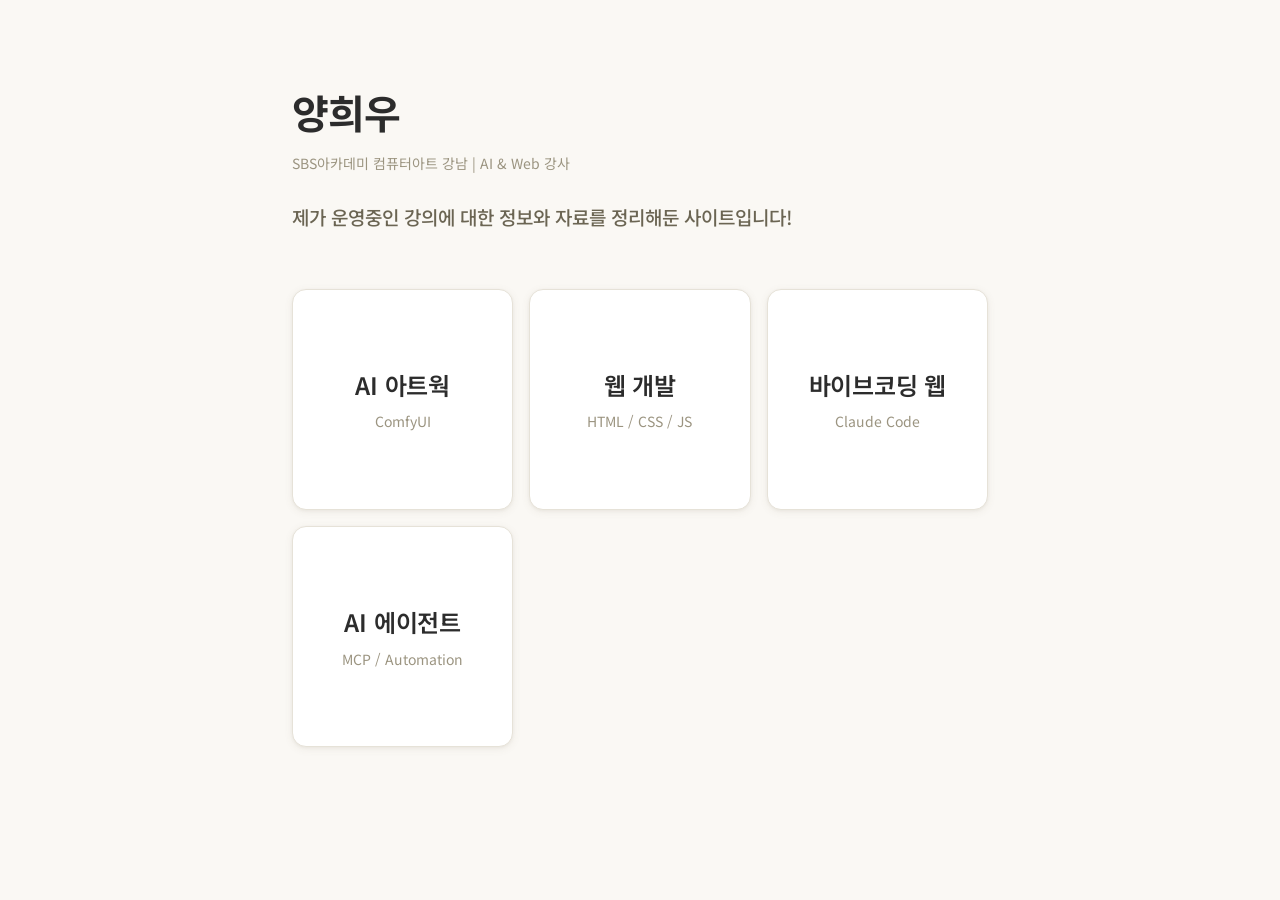
<file: index.html>
<!DOCTYPE html>
<html lang="ko">
<head>
    <meta charset="UTF-8">
    <meta name="viewport" content="width=device-width, initial-scale=1.0">
    <title>양희우 강사</title>
    <link rel="preconnect" href="https://fonts.googleapis.com">
    <link rel="preconnect" href="https://fonts.gstatic.com" crossorigin>
    <link href="https://fonts.googleapis.com/css2?family=Noto+Sans+KR:wght@400;500;700&display=swap" rel="stylesheet">
    <link rel="stylesheet" href="style.css">
</head>
<body>

<div class="container">
    <!-- Header -->
    <header class="header">
        <h1>양희우</h1>
        <p class="header-subtitle">SBS아카데미 컴퓨터아트 강남 | AI & Web 강사</p>
        <p class="header-desc">제가 운영중인 강의에 대한 정보와 자료를 정리해둔 사이트입니다!</p>
    </header>

    <!-- Lecture Cards Grid -->
    <section class="lectures">
        <div class="card-grid">

            <a href="ai-artwork/" class="card">
                <div class="card-content">
                    <h3>AI 아트웍</h3>
                    <p class="card-sub">ComfyUI</p>
                </div>
            </a>

            <a href="web/" class="card">
                <div class="card-content">
                    <h3>웹 개발</h3>
                    <p class="card-sub">HTML / CSS / JS</p>
                </div>
            </a>

            <a href="vibe-coding/" class="card">
                <div class="card-content">
                    <h3>바이브코딩 웹</h3>
                    <p class="card-sub">Claude Code</p>
                </div>
            </a>

            <a href="ai-agent/" class="card">
                <div class="card-content">
                    <h3>AI 에이전트</h3>
                    <p class="card-sub">MCP / Automation</p>
                </div>
            </a>

        </div>
    </section>
</div>

</body>
</html>
</file>
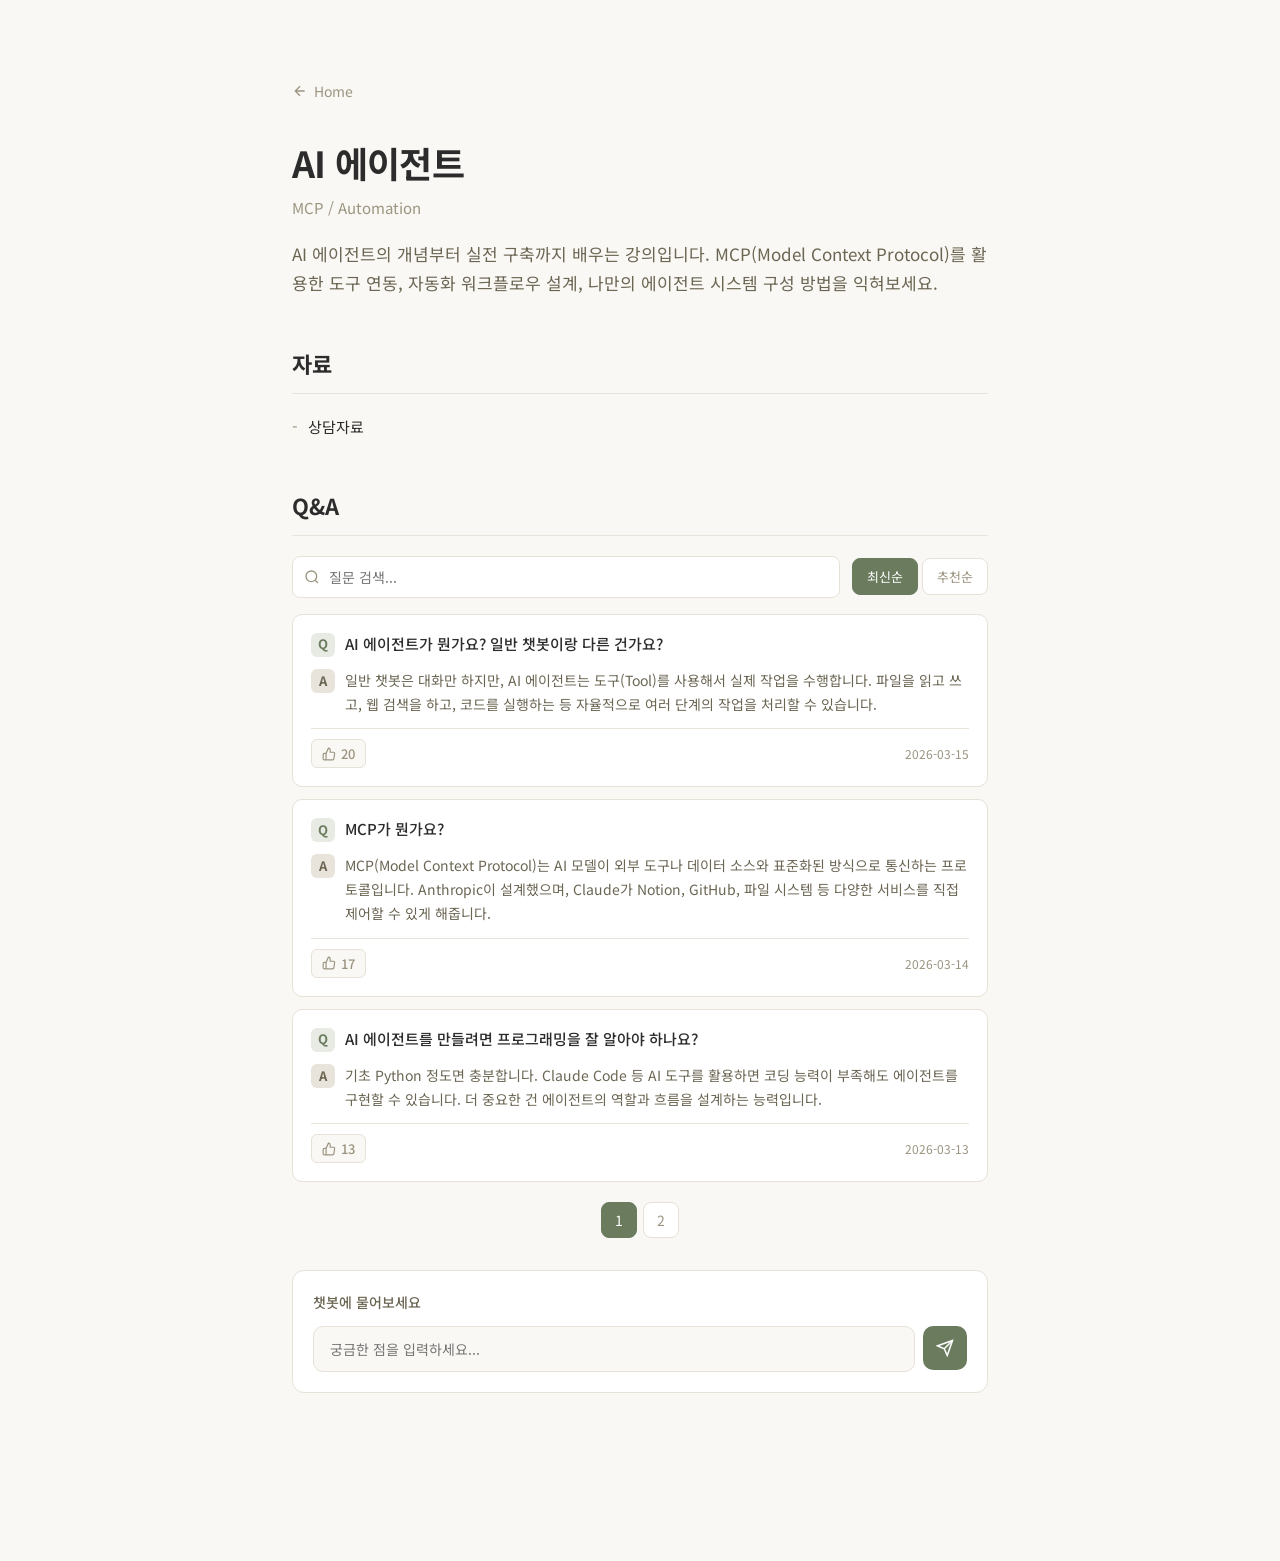
<file: ai-agent/index.html>
<!DOCTYPE html>
<html lang="ko">
<head>
    <meta charset="UTF-8">
    <meta name="viewport" content="width=device-width, initial-scale=1.0">
    <title>AI 에이전트 - 양희우 강사</title>
    <link rel="preconnect" href="https://fonts.googleapis.com">
    <link rel="preconnect" href="https://fonts.gstatic.com" crossorigin>
    <link href="https://fonts.googleapis.com/css2?family=Noto+Sans+KR:wght@400;500;700&display=swap" rel="stylesheet">
    <link rel="stylesheet" href="../style.css">
</head>
<body>

<div class="container">
    <!-- Back Link -->
    <a href="../" class="back-link">
        <svg width="16" height="16" viewBox="0 0 24 24" fill="none" stroke="currentColor" stroke-width="2"><path d="M19 12H5M12 19l-7-7 7-7"/></svg>
        Home
    </a>

    <!-- Header -->
    <header class="lecture-header">
        <h1>AI 에이전트</h1>
        <p class="lecture-sub">MCP / Automation</p>
        <p class="lecture-desc">AI 에이전트의 개념부터 실전 구축까지 배우는 강의입니다. MCP(Model Context Protocol)를 활용한 도구 연동, 자동화 워크플로우 설계, 나만의 에이전트 시스템 구성 방법을 익혀보세요.</p>
    </header>

    <!-- Materials Section -->
    <section class="section">
        <h2 class="section-title">자료</h2>
        <ul class="material-text-list">
            <li><a href="#">상담자료</a></li>
        </ul>
    </section>

    <!-- QnA Section -->
    <section class="section">
        <h2 class="section-title">Q&A</h2>

        <!-- Search & Sort -->
        <div class="qna-toolbar">
            <div class="qna-search">
                <svg class="qna-search-icon" width="16" height="16" viewBox="0 0 24 24" fill="none" stroke="currentColor" stroke-width="2"><circle cx="11" cy="11" r="8"/><path d="M21 21l-4.35-4.35"/></svg>
                <input type="text" class="qna-search-input" placeholder="질문 검색..." id="qnaSearch">
            </div>
            <div class="qna-sort">
                <button class="qna-sort-btn active" data-sort="latest">최신순</button>
                <button class="qna-sort-btn" data-sort="likes">추천순</button>
            </div>
        </div>

        <!-- QnA List (loaded from JSON) -->
        <div class="qna-list" id="qnaList"></div>

        <!-- Pagination -->
        <div class="qna-pagination" id="qnaPagination"></div>

        <!-- Chatbot -->
        <div class="chatbot-section">
            <p class="chatbot-label">챗봇에 물어보세요</p>
            <div class="chatbot-input-wrap">
                <input type="text" class="chatbot-input" placeholder="궁금한 점을 입력하세요..." id="chatbotInput">
                <button class="chatbot-send" id="chatbotSend">
                    <svg width="18" height="18" viewBox="0 0 24 24" fill="none" stroke="currentColor" stroke-width="2"><path d="M22 2L11 13"/><path d="M22 2l-7 20-4-9-9-4 20-7z"/></svg>
                </button>
            </div>
        </div>
    </section>
</div>

<script>
(function() {
    var PER_PAGE = 3;
    var currentPage = 1;
    var currentSort = 'latest';
    var allData = [];
    var filtered = [];

    var list = document.getElementById('qnaList');
    var pagination = document.getElementById('qnaPagination');
    var searchInput = document.getElementById('qnaSearch');

    fetch('../data/qna-ai-agent.json')
        .then(function(res) { return res.json(); })
        .then(function(data) {
            allData = data;
            filterAndSort();
        })
        .catch(function(err) {
            list.innerHTML = '<p style="color: var(--text-muted); font-size: 14px;">Q&A 데이터를 불러올 수 없습니다.</p>';
        });

    function renderItem(item) {
        return '<div class="qna-item-open" data-id="' + item.id + '">' +
            '<div class="qna-q">' +
                '<span class="qna-badge">Q</span>' +
                '<span class="qna-question-text">' + item.question + '</span>' +
            '</div>' +
            '<div class="qna-a">' +
                '<span class="qna-badge qna-badge-a">A</span>' +
                '<span>' + item.answer + '</span>' +
            '</div>' +
            '<div class="qna-footer">' +
                '<button class="qna-like-btn" data-id="' + item.id + '">' +
                    '<svg width="14" height="14" viewBox="0 0 24 24" fill="none" stroke="currentColor" stroke-width="2"><path d="M14 9V5a3 3 0 0 0-3-3l-4 9v11h11.28a2 2 0 0 0 2-1.7l1.38-9a2 2 0 0 0-2-2.3H14zM7 22H4a2 2 0 0 1-2-2v-7a2 2 0 0 1 2-2h3"/></svg>' +
                    '<span class="like-count">' + item.likes + '</span>' +
                '</button>' +
                '<span class="qna-date">' + item.date + '</span>' +
            '</div>' +
        '</div>';
    }

    function filterAndSort() {
        var query = searchInput.value.toLowerCase();
        filtered = allData.filter(function(item) {
            return item.question.toLowerCase().indexOf(query) !== -1 ||
                   item.answer.toLowerCase().indexOf(query) !== -1;
        });

        if (currentSort === 'likes') {
            filtered.sort(function(a, b) { return b.likes - a.likes; });
        } else {
            filtered.sort(function(a, b) { return b.date.localeCompare(a.date); });
        }

        currentPage = 1;
        render();
    }

    function render() {
        var totalPages = Math.ceil(filtered.length / PER_PAGE);
        var start = (currentPage - 1) * PER_PAGE;
        var pageItems = filtered.slice(start, start + PER_PAGE);

        list.innerHTML = pageItems.map(renderItem).join('');

        var html = '';
        for (var p = 1; p <= totalPages; p++) {
            html += '<button class="page-btn' + (p === currentPage ? ' active' : '') + '" data-page="' + p + '">' + p + '</button>';
        }
        pagination.innerHTML = html;
    }

    searchInput.addEventListener('input', filterAndSort);

    document.querySelectorAll('.qna-sort-btn').forEach(function(btn) {
        btn.addEventListener('click', function() {
            document.querySelectorAll('.qna-sort-btn').forEach(function(b) { b.classList.remove('active'); });
            btn.classList.add('active');
            currentSort = btn.dataset.sort;
            filterAndSort();
        });
    });

    pagination.addEventListener('click', function(e) {
        if (e.target.classList.contains('page-btn')) {
            currentPage = parseInt(e.target.dataset.page);
            render();
        }
    });

    list.addEventListener('click', function(e) {
        var btn = e.target.closest('.qna-like-btn');
        if (!btn) return;
        var id = parseInt(btn.dataset.id);
        var item = allData.find(function(d) { return d.id === id; });
        if (item) {
            item.likes++;
            var countEl = btn.querySelector('.like-count');
            countEl.textContent = item.likes;
            btn.classList.add('liked');
        }
    });
})();
</script>

</body>
</html>
</file>
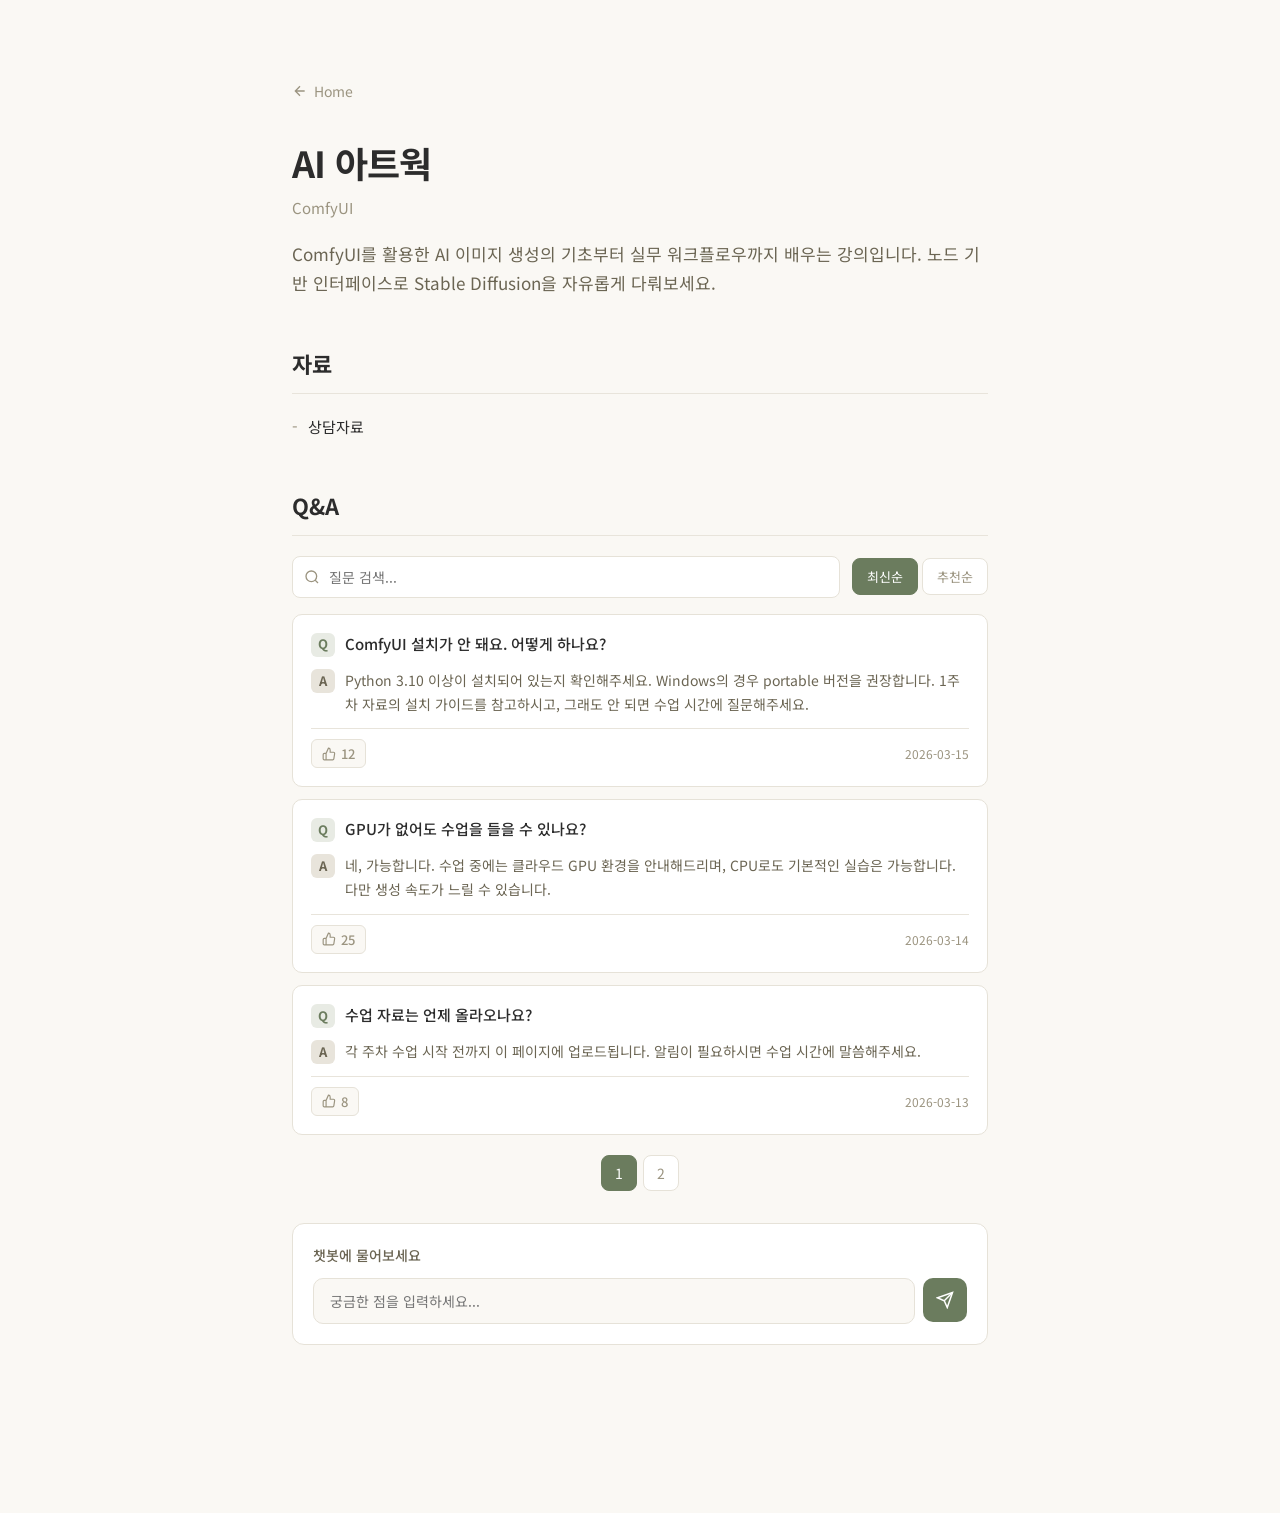
<file: ai-artwork/index.html>
<!DOCTYPE html>
<html lang="ko">
<head>
    <meta charset="UTF-8">
    <meta name="viewport" content="width=device-width, initial-scale=1.0">
    <title>AI 아트웍 - 양희우 강사</title>
    <link rel="preconnect" href="https://fonts.googleapis.com">
    <link rel="preconnect" href="https://fonts.gstatic.com" crossorigin>
    <link href="https://fonts.googleapis.com/css2?family=Noto+Sans+KR:wght@400;500;700&display=swap" rel="stylesheet">
    <link rel="stylesheet" href="../style.css">
</head>
<body>

<div class="container">
    <!-- Back Link -->
    <a href="../" class="back-link">
        <svg width="16" height="16" viewBox="0 0 24 24" fill="none" stroke="currentColor" stroke-width="2"><path d="M19 12H5M12 19l-7-7 7-7"/></svg>
        Home
    </a>

    <!-- Header -->
    <header class="lecture-header">
        <h1>AI 아트웍</h1>
        <p class="lecture-sub">ComfyUI</p>
        <p class="lecture-desc">ComfyUI를 활용한 AI 이미지 생성의 기초부터 실무 워크플로우까지 배우는 강의입니다. 노드 기반 인터페이스로 Stable Diffusion을 자유롭게 다뤄보세요.</p>
    </header>

    <!-- Materials Section -->
    <section class="section">
        <h2 class="section-title">자료</h2>
        <ul class="material-text-list">
            <li><a href="#">상담자료</a></li>
        </ul>
    </section>

    <!-- QnA Section -->
    <section class="section">
        <h2 class="section-title">Q&A</h2>

        <!-- Search & Sort -->
        <div class="qna-toolbar">
            <div class="qna-search">
                <svg class="qna-search-icon" width="16" height="16" viewBox="0 0 24 24" fill="none" stroke="currentColor" stroke-width="2"><circle cx="11" cy="11" r="8"/><path d="M21 21l-4.35-4.35"/></svg>
                <input type="text" class="qna-search-input" placeholder="질문 검색..." id="qnaSearch">
            </div>
            <div class="qna-sort">
                <button class="qna-sort-btn active" data-sort="latest">최신순</button>
                <button class="qna-sort-btn" data-sort="likes">추천순</button>
            </div>
        </div>

        <!-- QnA List (loaded from JSON) -->
        <div class="qna-list" id="qnaList"></div>

        <!-- Pagination -->
        <div class="qna-pagination" id="qnaPagination"></div>

        <!-- Chatbot -->
        <div class="chatbot-section">
            <p class="chatbot-label">챗봇에 물어보세요</p>
            <div class="chatbot-input-wrap">
                <input type="text" class="chatbot-input" placeholder="궁금한 점을 입력하세요..." id="chatbotInput">
                <button class="chatbot-send" id="chatbotSend">
                    <svg width="18" height="18" viewBox="0 0 24 24" fill="none" stroke="currentColor" stroke-width="2"><path d="M22 2L11 13"/><path d="M22 2l-7 20-4-9-9-4 20-7z"/></svg>
                </button>
            </div>
        </div>
    </section>
</div>

<script>
(function() {
    var PER_PAGE = 3;
    var currentPage = 1;
    var currentSort = 'latest';
    var allData = [];
    var filtered = [];

    var list = document.getElementById('qnaList');
    var pagination = document.getElementById('qnaPagination');
    var searchInput = document.getElementById('qnaSearch');

    // Fetch QnA data from JSON
    fetch('../data/qna-ai-artwork.json')
        .then(function(res) { return res.json(); })
        .then(function(data) {
            allData = data;
            filterAndSort();
        })
        .catch(function(err) {
            list.innerHTML = '<p style="color: var(--text-muted); font-size: 14px;">Q&A 데이터를 불러올 수 없습니다.</p>';
        });

    function renderItem(item) {
        return '<div class="qna-item-open" data-id="' + item.id + '">' +
            '<div class="qna-q">' +
                '<span class="qna-badge">Q</span>' +
                '<span class="qna-question-text">' + item.question + '</span>' +
            '</div>' +
            '<div class="qna-a">' +
                '<span class="qna-badge qna-badge-a">A</span>' +
                '<span>' + item.answer + '</span>' +
            '</div>' +
            '<div class="qna-footer">' +
                '<button class="qna-like-btn" data-id="' + item.id + '">' +
                    '<svg width="14" height="14" viewBox="0 0 24 24" fill="none" stroke="currentColor" stroke-width="2"><path d="M14 9V5a3 3 0 0 0-3-3l-4 9v11h11.28a2 2 0 0 0 2-1.7l1.38-9a2 2 0 0 0-2-2.3H14zM7 22H4a2 2 0 0 1-2-2v-7a2 2 0 0 1 2-2h3"/></svg>' +
                    '<span class="like-count">' + item.likes + '</span>' +
                '</button>' +
                '<span class="qna-date">' + item.date + '</span>' +
            '</div>' +
        '</div>';
    }

    function filterAndSort() {
        var query = searchInput.value.toLowerCase();
        filtered = allData.filter(function(item) {
            return item.question.toLowerCase().indexOf(query) !== -1 ||
                   item.answer.toLowerCase().indexOf(query) !== -1;
        });

        if (currentSort === 'likes') {
            filtered.sort(function(a, b) { return b.likes - a.likes; });
        } else {
            filtered.sort(function(a, b) { return b.date.localeCompare(a.date); });
        }

        currentPage = 1;
        render();
    }

    function render() {
        var totalPages = Math.ceil(filtered.length / PER_PAGE);
        var start = (currentPage - 1) * PER_PAGE;
        var pageItems = filtered.slice(start, start + PER_PAGE);

        list.innerHTML = pageItems.map(renderItem).join('');

        var html = '';
        for (var p = 1; p <= totalPages; p++) {
            html += '<button class="page-btn' + (p === currentPage ? ' active' : '') + '" data-page="' + p + '">' + p + '</button>';
        }
        pagination.innerHTML = html;
    }

    searchInput.addEventListener('input', filterAndSort);

    document.querySelectorAll('.qna-sort-btn').forEach(function(btn) {
        btn.addEventListener('click', function() {
            document.querySelectorAll('.qna-sort-btn').forEach(function(b) { b.classList.remove('active'); });
            btn.classList.add('active');
            currentSort = btn.dataset.sort;
            filterAndSort();
        });
    });

    pagination.addEventListener('click', function(e) {
        if (e.target.classList.contains('page-btn')) {
            currentPage = parseInt(e.target.dataset.page);
            render();
        }
    });

    // Like button handler
    list.addEventListener('click', function(e) {
        var btn = e.target.closest('.qna-like-btn');
        if (!btn) return;
        var id = parseInt(btn.dataset.id);
        var item = allData.find(function(d) { return d.id === id; });
        if (item) {
            item.likes++;
            var countEl = btn.querySelector('.like-count');
            countEl.textContent = item.likes;
            btn.classList.add('liked');
        }
    });
})();
</script>

</body>
</html>
</file>
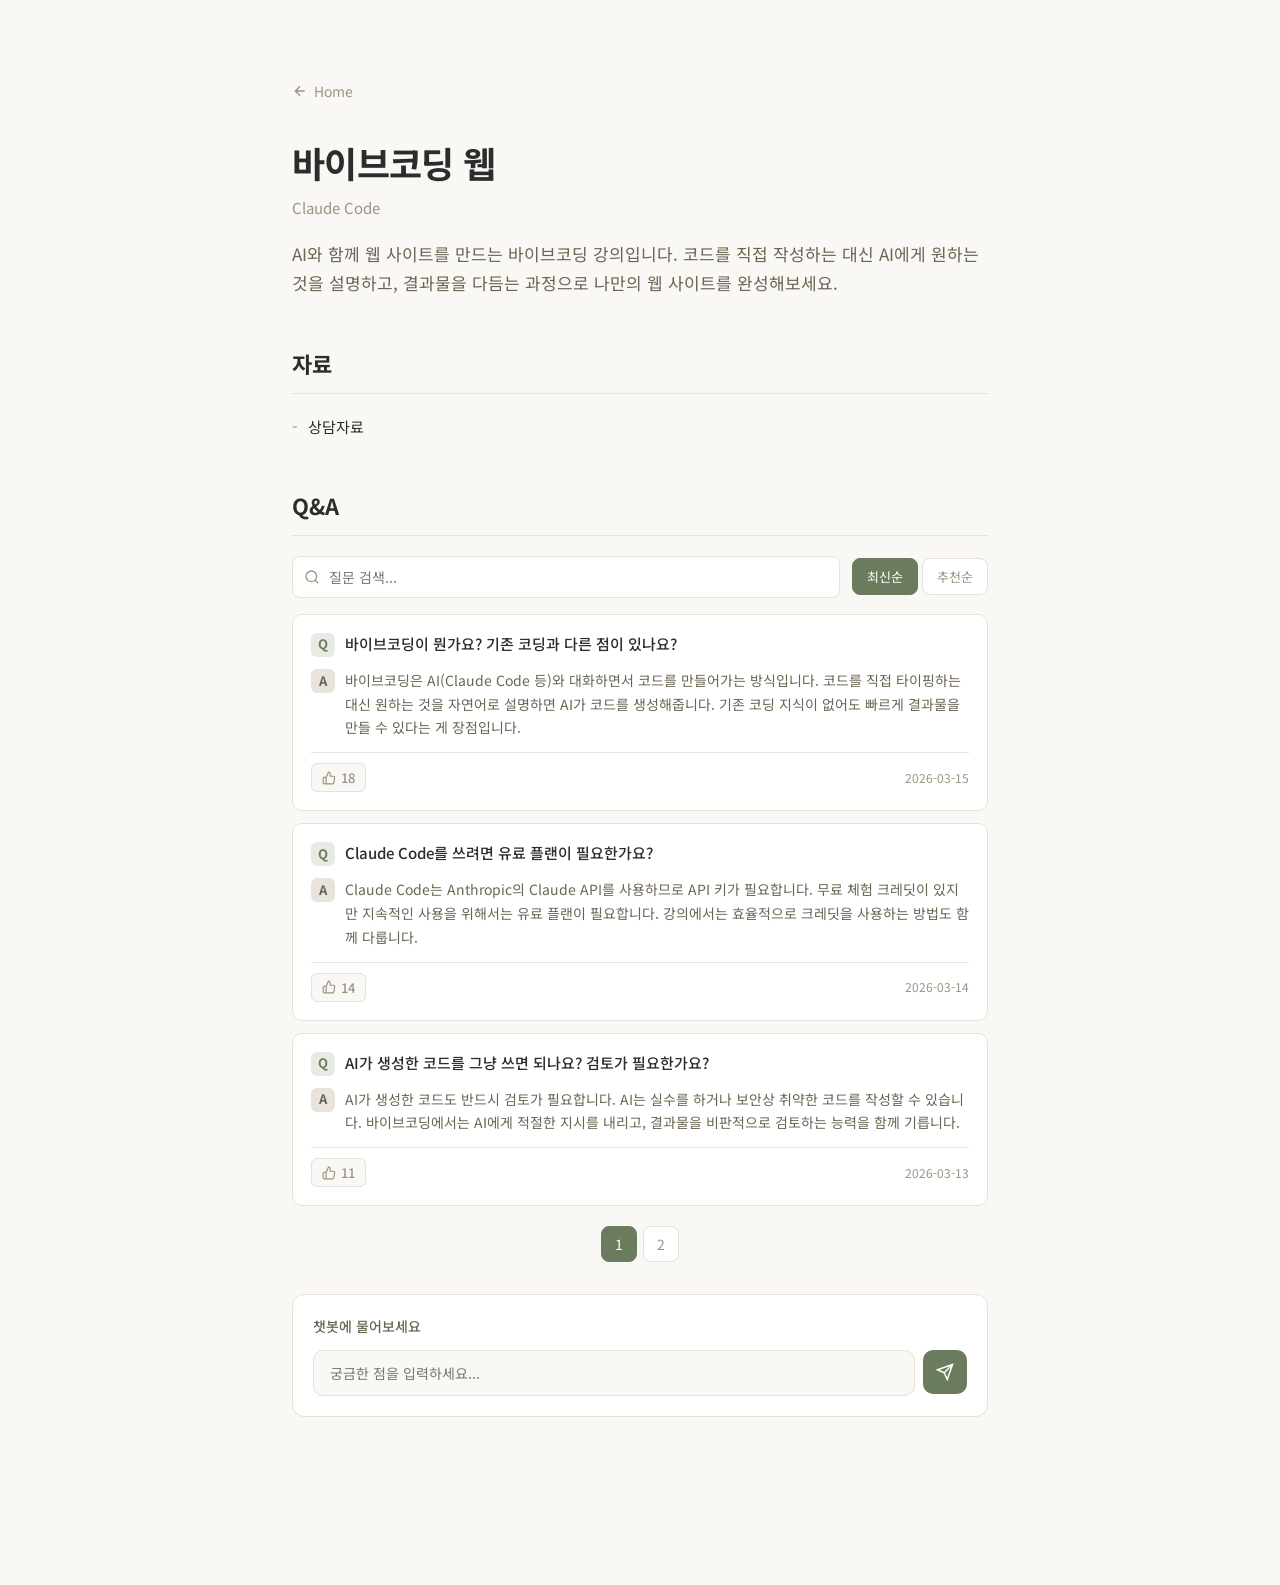
<file: vibe-coding/index.html>
<!DOCTYPE html>
<html lang="ko">
<head>
    <meta charset="UTF-8">
    <meta name="viewport" content="width=device-width, initial-scale=1.0">
    <title>바이브코딩 웹 - 양희우 강사</title>
    <link rel="preconnect" href="https://fonts.googleapis.com">
    <link rel="preconnect" href="https://fonts.gstatic.com" crossorigin>
    <link href="https://fonts.googleapis.com/css2?family=Noto+Sans+KR:wght@400;500;700&display=swap" rel="stylesheet">
    <link rel="stylesheet" href="../style.css">
</head>
<body>

<div class="container">
    <!-- Back Link -->
    <a href="../" class="back-link">
        <svg width="16" height="16" viewBox="0 0 24 24" fill="none" stroke="currentColor" stroke-width="2"><path d="M19 12H5M12 19l-7-7 7-7"/></svg>
        Home
    </a>

    <!-- Header -->
    <header class="lecture-header">
        <h1>바이브코딩 웹</h1>
        <p class="lecture-sub">Claude Code</p>
        <p class="lecture-desc">AI와 함께 웹 사이트를 만드는 바이브코딩 강의입니다. 코드를 직접 작성하는 대신 AI에게 원하는 것을 설명하고, 결과물을 다듬는 과정으로 나만의 웹 사이트를 완성해보세요.</p>
    </header>

    <!-- Materials Section -->
    <section class="section">
        <h2 class="section-title">자료</h2>
        <ul class="material-text-list">
            <li><a href="#">상담자료</a></li>
        </ul>
    </section>

    <!-- QnA Section -->
    <section class="section">
        <h2 class="section-title">Q&A</h2>

        <!-- Search & Sort -->
        <div class="qna-toolbar">
            <div class="qna-search">
                <svg class="qna-search-icon" width="16" height="16" viewBox="0 0 24 24" fill="none" stroke="currentColor" stroke-width="2"><circle cx="11" cy="11" r="8"/><path d="M21 21l-4.35-4.35"/></svg>
                <input type="text" class="qna-search-input" placeholder="질문 검색..." id="qnaSearch">
            </div>
            <div class="qna-sort">
                <button class="qna-sort-btn active" data-sort="latest">최신순</button>
                <button class="qna-sort-btn" data-sort="likes">추천순</button>
            </div>
        </div>

        <!-- QnA List (loaded from JSON) -->
        <div class="qna-list" id="qnaList"></div>

        <!-- Pagination -->
        <div class="qna-pagination" id="qnaPagination"></div>

        <!-- Chatbot -->
        <div class="chatbot-section">
            <p class="chatbot-label">챗봇에 물어보세요</p>
            <div class="chatbot-input-wrap">
                <input type="text" class="chatbot-input" placeholder="궁금한 점을 입력하세요..." id="chatbotInput">
                <button class="chatbot-send" id="chatbotSend">
                    <svg width="18" height="18" viewBox="0 0 24 24" fill="none" stroke="currentColor" stroke-width="2"><path d="M22 2L11 13"/><path d="M22 2l-7 20-4-9-9-4 20-7z"/></svg>
                </button>
            </div>
        </div>
    </section>
</div>

<script>
(function() {
    var PER_PAGE = 3;
    var currentPage = 1;
    var currentSort = 'latest';
    var allData = [];
    var filtered = [];

    var list = document.getElementById('qnaList');
    var pagination = document.getElementById('qnaPagination');
    var searchInput = document.getElementById('qnaSearch');

    fetch('../data/qna-vibe-coding.json')
        .then(function(res) { return res.json(); })
        .then(function(data) {
            allData = data;
            filterAndSort();
        })
        .catch(function(err) {
            list.innerHTML = '<p style="color: var(--text-muted); font-size: 14px;">Q&A 데이터를 불러올 수 없습니다.</p>';
        });

    function renderItem(item) {
        return '<div class="qna-item-open" data-id="' + item.id + '">' +
            '<div class="qna-q">' +
                '<span class="qna-badge">Q</span>' +
                '<span class="qna-question-text">' + item.question + '</span>' +
            '</div>' +
            '<div class="qna-a">' +
                '<span class="qna-badge qna-badge-a">A</span>' +
                '<span>' + item.answer + '</span>' +
            '</div>' +
            '<div class="qna-footer">' +
                '<button class="qna-like-btn" data-id="' + item.id + '">' +
                    '<svg width="14" height="14" viewBox="0 0 24 24" fill="none" stroke="currentColor" stroke-width="2"><path d="M14 9V5a3 3 0 0 0-3-3l-4 9v11h11.28a2 2 0 0 0 2-1.7l1.38-9a2 2 0 0 0-2-2.3H14zM7 22H4a2 2 0 0 1-2-2v-7a2 2 0 0 1 2-2h3"/></svg>' +
                    '<span class="like-count">' + item.likes + '</span>' +
                '</button>' +
                '<span class="qna-date">' + item.date + '</span>' +
            '</div>' +
        '</div>';
    }

    function filterAndSort() {
        var query = searchInput.value.toLowerCase();
        filtered = allData.filter(function(item) {
            return item.question.toLowerCase().indexOf(query) !== -1 ||
                   item.answer.toLowerCase().indexOf(query) !== -1;
        });

        if (currentSort === 'likes') {
            filtered.sort(function(a, b) { return b.likes - a.likes; });
        } else {
            filtered.sort(function(a, b) { return b.date.localeCompare(a.date); });
        }

        currentPage = 1;
        render();
    }

    function render() {
        var totalPages = Math.ceil(filtered.length / PER_PAGE);
        var start = (currentPage - 1) * PER_PAGE;
        var pageItems = filtered.slice(start, start + PER_PAGE);

        list.innerHTML = pageItems.map(renderItem).join('');

        var html = '';
        for (var p = 1; p <= totalPages; p++) {
            html += '<button class="page-btn' + (p === currentPage ? ' active' : '') + '" data-page="' + p + '">' + p + '</button>';
        }
        pagination.innerHTML = html;
    }

    searchInput.addEventListener('input', filterAndSort);

    document.querySelectorAll('.qna-sort-btn').forEach(function(btn) {
        btn.addEventListener('click', function() {
            document.querySelectorAll('.qna-sort-btn').forEach(function(b) { b.classList.remove('active'); });
            btn.classList.add('active');
            currentSort = btn.dataset.sort;
            filterAndSort();
        });
    });

    pagination.addEventListener('click', function(e) {
        if (e.target.classList.contains('page-btn')) {
            currentPage = parseInt(e.target.dataset.page);
            render();
        }
    });

    list.addEventListener('click', function(e) {
        var btn = e.target.closest('.qna-like-btn');
        if (!btn) return;
        var id = parseInt(btn.dataset.id);
        var item = allData.find(function(d) { return d.id === id; });
        if (item) {
            item.likes++;
            var countEl = btn.querySelector('.like-count');
            countEl.textContent = item.likes;
            btn.classList.add('liked');
        }
    });
})();
</script>

</body>
</html>
</file>
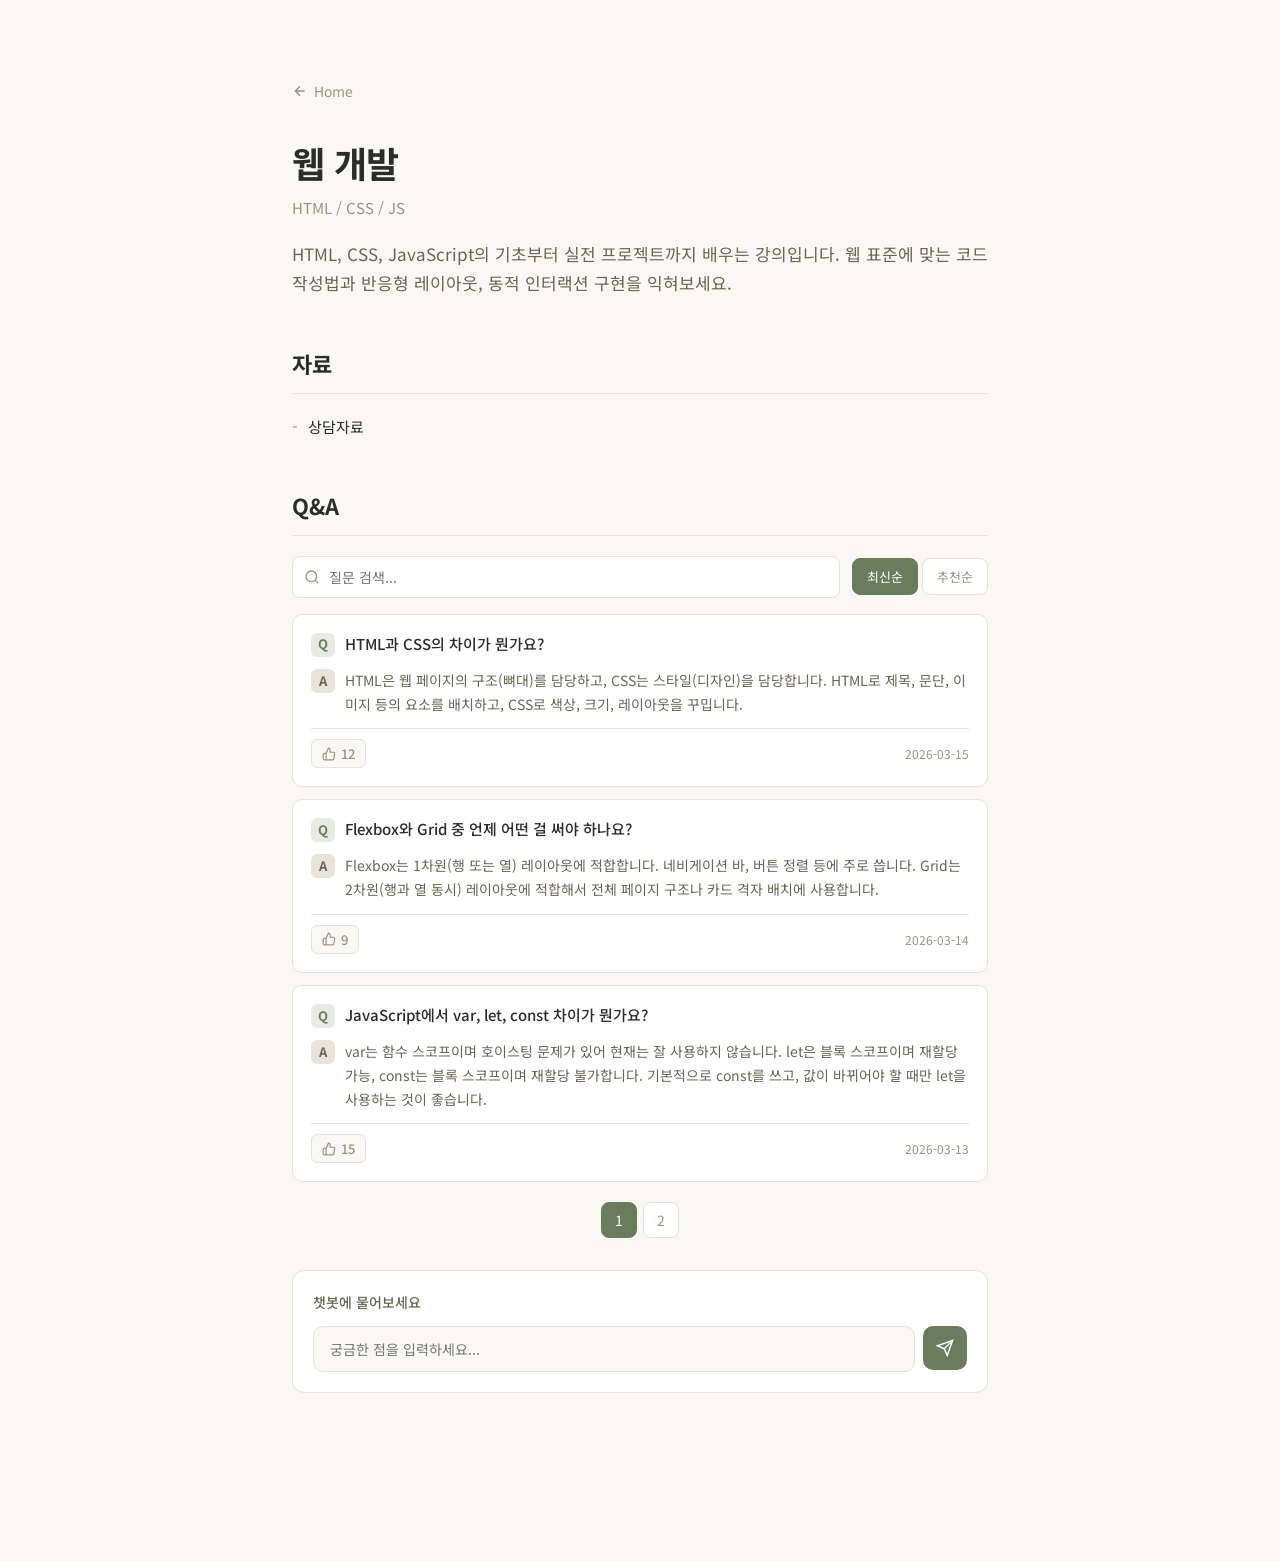
<file: web/index.html>
<!DOCTYPE html>
<html lang="ko">
<head>
    <meta charset="UTF-8">
    <meta name="viewport" content="width=device-width, initial-scale=1.0">
    <title>웹 개발 - 양희우 강사</title>
    <link rel="preconnect" href="https://fonts.googleapis.com">
    <link rel="preconnect" href="https://fonts.gstatic.com" crossorigin>
    <link href="https://fonts.googleapis.com/css2?family=Noto+Sans+KR:wght@400;500;700&display=swap" rel="stylesheet">
    <link rel="stylesheet" href="../style.css">
</head>
<body>

<div class="container">
    <!-- Back Link -->
    <a href="../" class="back-link">
        <svg width="16" height="16" viewBox="0 0 24 24" fill="none" stroke="currentColor" stroke-width="2"><path d="M19 12H5M12 19l-7-7 7-7"/></svg>
        Home
    </a>

    <!-- Header -->
    <header class="lecture-header">
        <h1>웹 개발</h1>
        <p class="lecture-sub">HTML / CSS / JS</p>
        <p class="lecture-desc">HTML, CSS, JavaScript의 기초부터 실전 프로젝트까지 배우는 강의입니다. 웹 표준에 맞는 코드 작성법과 반응형 레이아웃, 동적 인터랙션 구현을 익혀보세요.</p>
    </header>

    <!-- Materials Section -->
    <section class="section">
        <h2 class="section-title">자료</h2>
        <ul class="material-text-list">
            <li><a href="#">상담자료</a></li>
        </ul>
    </section>

    <!-- QnA Section -->
    <section class="section">
        <h2 class="section-title">Q&A</h2>

        <!-- Search & Sort -->
        <div class="qna-toolbar">
            <div class="qna-search">
                <svg class="qna-search-icon" width="16" height="16" viewBox="0 0 24 24" fill="none" stroke="currentColor" stroke-width="2"><circle cx="11" cy="11" r="8"/><path d="M21 21l-4.35-4.35"/></svg>
                <input type="text" class="qna-search-input" placeholder="질문 검색..." id="qnaSearch">
            </div>
            <div class="qna-sort">
                <button class="qna-sort-btn active" data-sort="latest">최신순</button>
                <button class="qna-sort-btn" data-sort="likes">추천순</button>
            </div>
        </div>

        <!-- QnA List (loaded from JSON) -->
        <div class="qna-list" id="qnaList"></div>

        <!-- Pagination -->
        <div class="qna-pagination" id="qnaPagination"></div>

        <!-- Chatbot -->
        <div class="chatbot-section">
            <p class="chatbot-label">챗봇에 물어보세요</p>
            <div class="chatbot-input-wrap">
                <input type="text" class="chatbot-input" placeholder="궁금한 점을 입력하세요..." id="chatbotInput">
                <button class="chatbot-send" id="chatbotSend">
                    <svg width="18" height="18" viewBox="0 0 24 24" fill="none" stroke="currentColor" stroke-width="2"><path d="M22 2L11 13"/><path d="M22 2l-7 20-4-9-9-4 20-7z"/></svg>
                </button>
            </div>
        </div>
    </section>
</div>

<script>
(function() {
    var PER_PAGE = 3;
    var currentPage = 1;
    var currentSort = 'latest';
    var allData = [];
    var filtered = [];

    var list = document.getElementById('qnaList');
    var pagination = document.getElementById('qnaPagination');
    var searchInput = document.getElementById('qnaSearch');

    fetch('../data/qna-web.json')
        .then(function(res) { return res.json(); })
        .then(function(data) {
            allData = data;
            filterAndSort();
        })
        .catch(function(err) {
            list.innerHTML = '<p style="color: var(--text-muted); font-size: 14px;">Q&A 데이터를 불러올 수 없습니다.</p>';
        });

    function renderItem(item) {
        return '<div class="qna-item-open" data-id="' + item.id + '">' +
            '<div class="qna-q">' +
                '<span class="qna-badge">Q</span>' +
                '<span class="qna-question-text">' + item.question + '</span>' +
            '</div>' +
            '<div class="qna-a">' +
                '<span class="qna-badge qna-badge-a">A</span>' +
                '<span>' + item.answer + '</span>' +
            '</div>' +
            '<div class="qna-footer">' +
                '<button class="qna-like-btn" data-id="' + item.id + '">' +
                    '<svg width="14" height="14" viewBox="0 0 24 24" fill="none" stroke="currentColor" stroke-width="2"><path d="M14 9V5a3 3 0 0 0-3-3l-4 9v11h11.28a2 2 0 0 0 2-1.7l1.38-9a2 2 0 0 0-2-2.3H14zM7 22H4a2 2 0 0 1-2-2v-7a2 2 0 0 1 2-2h3"/></svg>' +
                    '<span class="like-count">' + item.likes + '</span>' +
                '</button>' +
                '<span class="qna-date">' + item.date + '</span>' +
            '</div>' +
        '</div>';
    }

    function filterAndSort() {
        var query = searchInput.value.toLowerCase();
        filtered = allData.filter(function(item) {
            return item.question.toLowerCase().indexOf(query) !== -1 ||
                   item.answer.toLowerCase().indexOf(query) !== -1;
        });

        if (currentSort === 'likes') {
            filtered.sort(function(a, b) { return b.likes - a.likes; });
        } else {
            filtered.sort(function(a, b) { return b.date.localeCompare(a.date); });
        }

        currentPage = 1;
        render();
    }

    function render() {
        var totalPages = Math.ceil(filtered.length / PER_PAGE);
        var start = (currentPage - 1) * PER_PAGE;
        var pageItems = filtered.slice(start, start + PER_PAGE);

        list.innerHTML = pageItems.map(renderItem).join('');

        var html = '';
        for (var p = 1; p <= totalPages; p++) {
            html += '<button class="page-btn' + (p === currentPage ? ' active' : '') + '" data-page="' + p + '">' + p + '</button>';
        }
        pagination.innerHTML = html;
    }

    searchInput.addEventListener('input', filterAndSort);

    document.querySelectorAll('.qna-sort-btn').forEach(function(btn) {
        btn.addEventListener('click', function() {
            document.querySelectorAll('.qna-sort-btn').forEach(function(b) { b.classList.remove('active'); });
            btn.classList.add('active');
            currentSort = btn.dataset.sort;
            filterAndSort();
        });
    });

    pagination.addEventListener('click', function(e) {
        if (e.target.classList.contains('page-btn')) {
            currentPage = parseInt(e.target.dataset.page);
            render();
        }
    });

    list.addEventListener('click', function(e) {
        var btn = e.target.closest('.qna-like-btn');
        if (!btn) return;
        var id = parseInt(btn.dataset.id);
        var item = allData.find(function(d) { return d.id === id; });
        if (item) {
            item.likes++;
            var countEl = btn.querySelector('.like-count');
            countEl.textContent = item.likes;
            btn.classList.add('liked');
        }
    });
})();
</script>

</body>
</html>
</file>
<file: style.css>
/* Reset */
*, *::before, *::after { box-sizing: border-box; margin: 0; padding: 0; }

:root {
    --bg: #faf8f4;
    --card-bg: #fff;
    --card-border: #e6e2d8;
    --card-shadow: 0 2px 8px rgba(100, 90, 60, 0.08), 0 1px 3px rgba(100, 90, 60, 0.06);
    --card-shadow-hover: 0 6px 20px rgba(100, 90, 60, 0.12), 0 2px 6px rgba(100, 90, 60, 0.08);
    --text-primary: #2c2c2c;
    --text-secondary: #6b6553;
    --text-muted: #9b9480;
    --accent: #6b7c5e;
    --accent-light: #e8ebe4;
    --divider: #e8e4db;
}

body {
    font-family: 'Noto Sans KR', -apple-system, BlinkMacSystemFont, 'Segoe UI', sans-serif;
    background: var(--bg);
    color: var(--text-primary);
    line-height: 1.6;
    -webkit-font-smoothing: antialiased;
}

.container {
    max-width: 760px;
    margin: 0 auto;
    padding: 80px 32px 120px;
}

/* Header */
.header {
    margin-bottom: 56px;
}

.header h1 {
    font-size: 40px;
    font-weight: 700;
    letter-spacing: -0.02em;
    color: var(--text-primary);
    margin-bottom: 8px;
}

.header-subtitle {
    font-size: 14px;
    font-weight: 400;
    color: var(--text-muted);
    margin-bottom: 28px;
}

.header-desc {
    font-size: 19px;
    font-weight: 500;
    color: var(--text-secondary);
    line-height: 1.6;
}

/* Card Grid */
.card-grid {
    display: grid;
    grid-template-columns: repeat(3, 1fr);
    gap: 16px;
}

.card {
    display: flex;
    flex-direction: column;
    align-items: center;
    justify-content: center;
    background: var(--card-bg);
    border: 1px solid var(--card-border);
    border-radius: 14px;
    padding: 20px;
    text-decoration: none;
    color: var(--text-primary);
    box-shadow: var(--card-shadow);
    transition: box-shadow 0.2s, transform 0.2s;
    aspect-ratio: 1 / 1;
    text-align: center;
}

.card:hover {
    box-shadow: var(--card-shadow-hover);
    transform: translateY(-2px);
}

.card-content h3 {
    font-size: 24px;
    font-weight: 600;
    letter-spacing: -0.01em;
    margin-bottom: 6px;
}

.card-sub {
    font-size: 14px;
    color: var(--text-muted);
    font-weight: 400;
}


/* Back Link */
.back-link {
    display: inline-flex;
    align-items: center;
    gap: 6px;
    font-size: 14px;
    color: var(--text-muted);
    text-decoration: none;
    margin-bottom: 32px;
    transition: color 0.2s;
}

.back-link:hover {
    color: var(--accent);
}

/* Lecture Header */
.lecture-header {
    margin-bottom: 48px;
}

.lecture-header h1 {
    font-size: 36px;
    font-weight: 700;
    letter-spacing: -0.02em;
    margin-bottom: 4px;
}

.lecture-sub {
    font-size: 15px;
    color: var(--text-muted);
    margin-bottom: 20px;
}

.lecture-desc {
    font-size: 17px;
    color: var(--text-secondary);
    line-height: 1.7;
}

/* Section */
.section {
    margin-bottom: 48px;
}

.section-title {
    font-size: 22px;
    font-weight: 700;
    margin-bottom: 20px;
    padding-bottom: 12px;
    border-bottom: 1px solid var(--divider);
}

/* Material Text List */
.material-text-list {
    list-style: none;
    display: flex;
    flex-direction: column;
    gap: 12px;
}

.material-text-list li a {
    font-size: 15px;
    color: var(--text-primary);
    text-decoration: none;
    border-bottom: 1px solid transparent;
    transition: color 0.2s, border-color 0.2s;
}

.material-text-list li a:hover {
    color: var(--accent);
    border-bottom-color: var(--accent);
}

.material-text-list li::before {
    content: "-";
    margin-right: 10px;
    color: var(--text-muted);
}

/* QnA Toolbar */
.qna-toolbar {
    display: flex;
    gap: 12px;
    margin-bottom: 16px;
    align-items: center;
}

.qna-search {
    flex: 1;
    position: relative;
}

.qna-search-icon {
    position: absolute;
    left: 12px;
    top: 50%;
    transform: translateY(-50%);
    color: var(--text-muted);
}

.qna-search-input {
    width: 100%;
    padding: 10px 12px 10px 36px;
    border: 1px solid var(--card-border);
    border-radius: 8px;
    font-size: 14px;
    font-family: inherit;
    background: var(--card-bg);
    color: var(--text-primary);
    outline: none;
    transition: border-color 0.2s;
}

.qna-search-input:focus {
    border-color: var(--accent);
}

.qna-sort {
    display: flex;
    gap: 4px;
}

.qna-sort-btn {
    padding: 8px 14px;
    border: 1px solid var(--card-border);
    border-radius: 8px;
    background: var(--card-bg);
    font-size: 13px;
    font-family: inherit;
    color: var(--text-muted);
    cursor: pointer;
    transition: all 0.2s;
}

.qna-sort-btn.active {
    background: var(--accent);
    color: #fff;
    border-color: var(--accent);
}

/* QnA List (open style) */
.qna-list {
    display: flex;
    flex-direction: column;
    gap: 12px;
}

.qna-item-open {
    background: var(--card-bg);
    border: 1px solid var(--card-border);
    border-radius: 10px;
    padding: 18px;
}

.qna-q {
    display: flex;
    align-items: flex-start;
    gap: 10px;
    margin-bottom: 12px;
}

.qna-badge {
    display: inline-flex;
    align-items: center;
    justify-content: center;
    width: 24px;
    height: 24px;
    background: var(--accent-light);
    color: var(--accent);
    border-radius: 6px;
    font-size: 13px;
    font-weight: 700;
    flex-shrink: 0;
}

.qna-badge-a {
    background: #e8e4db;
    color: var(--text-secondary);
}

.qna-question-text {
    font-size: 15px;
    font-weight: 500;
    line-height: 1.5;
}

.qna-a {
    display: flex;
    align-items: flex-start;
    gap: 10px;
    font-size: 14px;
    color: var(--text-secondary);
    line-height: 1.7;
}

/* QnA Footer */
.qna-footer {
    display: flex;
    align-items: center;
    justify-content: space-between;
    margin-top: 12px;
    padding-top: 10px;
    border-top: 1px solid var(--divider);
}

.qna-like-btn {
    display: inline-flex;
    align-items: center;
    gap: 5px;
    padding: 4px 10px;
    border: 1px solid var(--card-border);
    border-radius: 6px;
    background: var(--bg);
    font-size: 13px;
    font-family: inherit;
    color: var(--text-muted);
    cursor: pointer;
    transition: all 0.2s;
}

.qna-like-btn:hover,
.qna-like-btn.liked {
    color: var(--accent);
    border-color: var(--accent);
    background: var(--accent-light);
}

.like-count {
    font-weight: 500;
}

.qna-date {
    font-size: 12px;
    color: var(--text-muted);
}

/* Pagination */
.qna-pagination {
    display: flex;
    justify-content: center;
    gap: 6px;
    margin-top: 20px;
}

.page-btn {
    width: 36px;
    height: 36px;
    border: 1px solid var(--card-border);
    border-radius: 8px;
    background: var(--card-bg);
    font-size: 14px;
    font-family: inherit;
    color: var(--text-muted);
    cursor: pointer;
    transition: all 0.2s;
}

.page-btn.active {
    background: var(--accent);
    color: #fff;
    border-color: var(--accent);
}

.page-btn:hover:not(.active) {
    border-color: var(--accent);
    color: var(--accent);
}

/* Chatbot */
.chatbot-section {
    margin-top: 32px;
    padding: 20px;
    background: var(--card-bg);
    border: 1px solid var(--card-border);
    border-radius: 12px;
}

.chatbot-label {
    font-size: 14px;
    font-weight: 500;
    color: var(--text-secondary);
    margin-bottom: 12px;
}

.chatbot-input-wrap {
    display: flex;
    gap: 8px;
}

.chatbot-input {
    flex: 1;
    padding: 12px 16px;
    border: 1px solid var(--card-border);
    border-radius: 10px;
    font-size: 14px;
    font-family: inherit;
    background: var(--bg);
    color: var(--text-primary);
    outline: none;
    transition: border-color 0.2s;
}

.chatbot-input:focus {
    border-color: var(--accent);
}

.chatbot-send {
    width: 44px;
    height: 44px;
    display: flex;
    align-items: center;
    justify-content: center;
    border: none;
    border-radius: 10px;
    background: var(--accent);
    color: #fff;
    cursor: pointer;
    transition: opacity 0.2s;
}

.chatbot-send:hover {
    opacity: 0.85;
}

/* Responsive */
@media (max-width: 600px) {
    .container {
        padding: 48px 20px 80px;
    }
    .header h1 {
        font-size: 32px;
    }
    .header-desc {
        font-size: 17px;
    }
    .card-grid {
        grid-template-columns: repeat(2, 1fr);
    }
    .card {
        padding: 24px 20px;
    }
    .card-content h3 {
        font-size: 20px;
    }
    .lecture-header h1 {
        font-size: 28px;
    }
}
</file>
